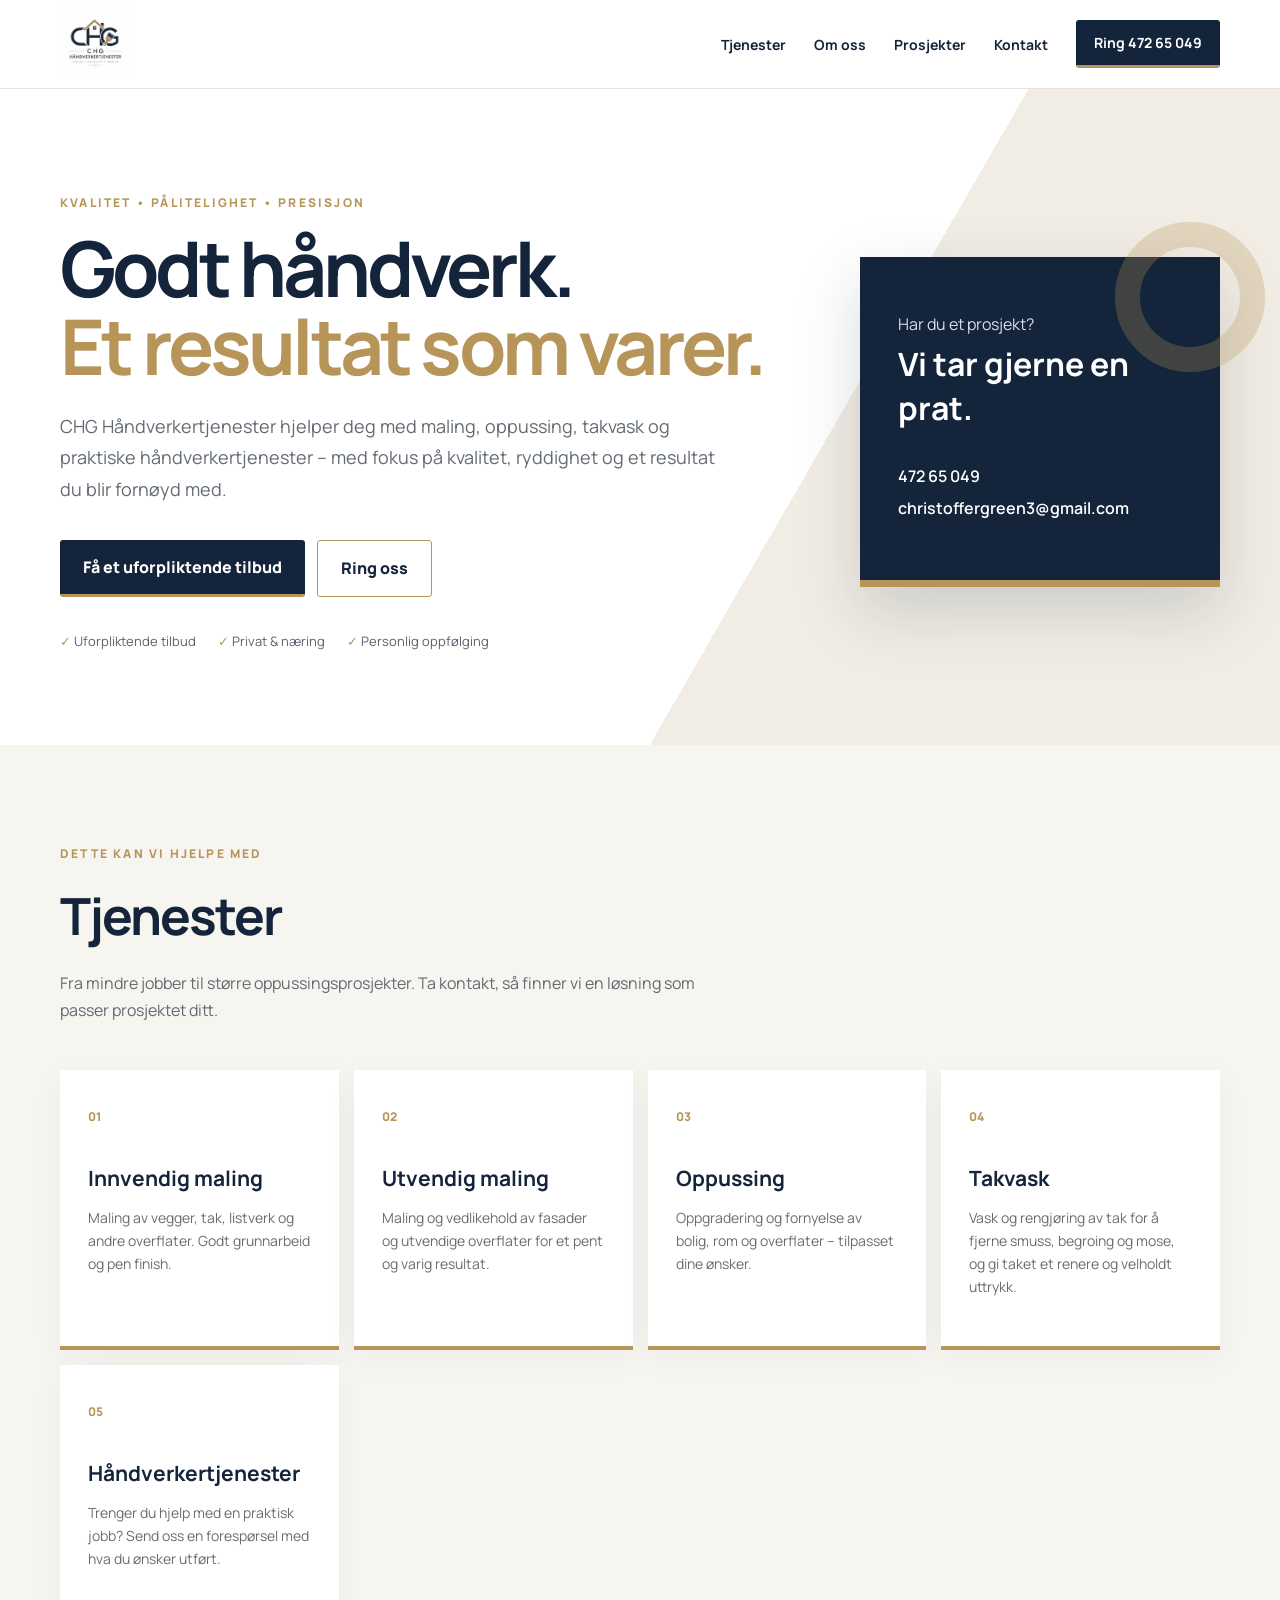
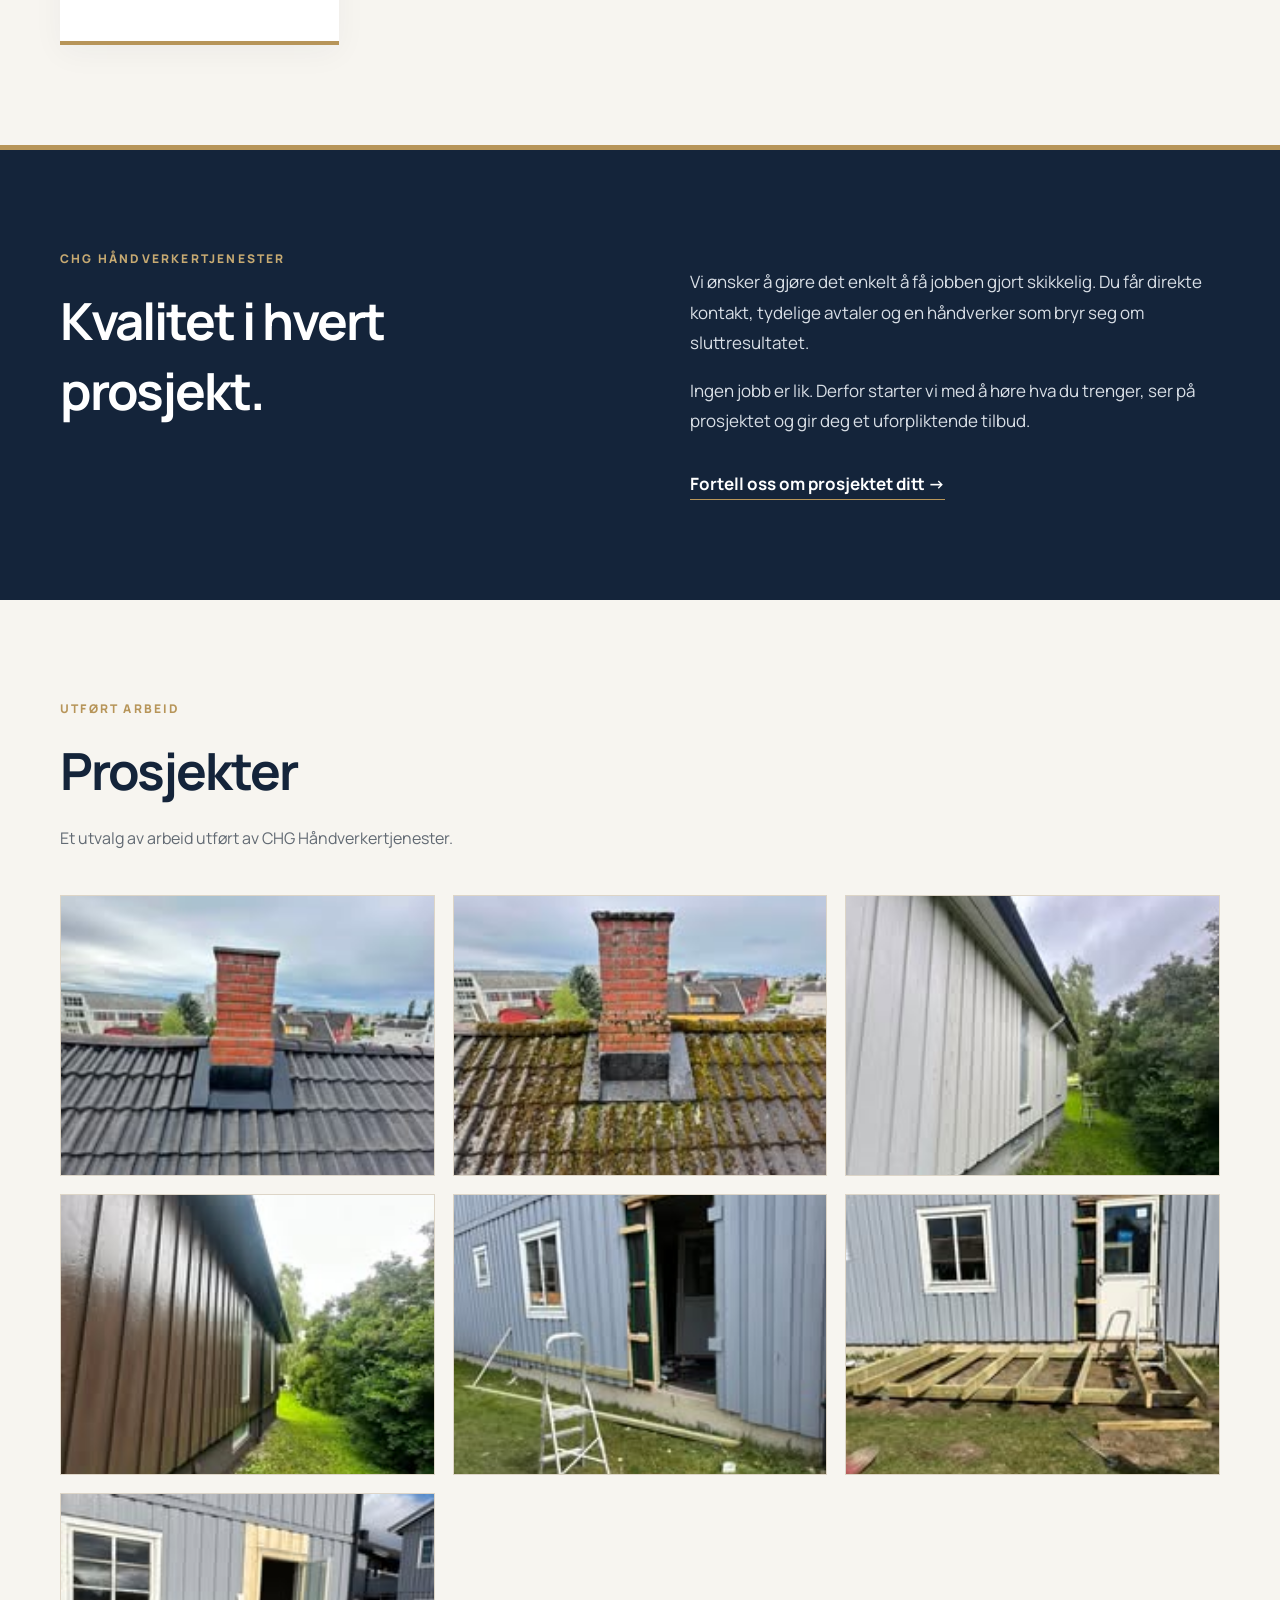
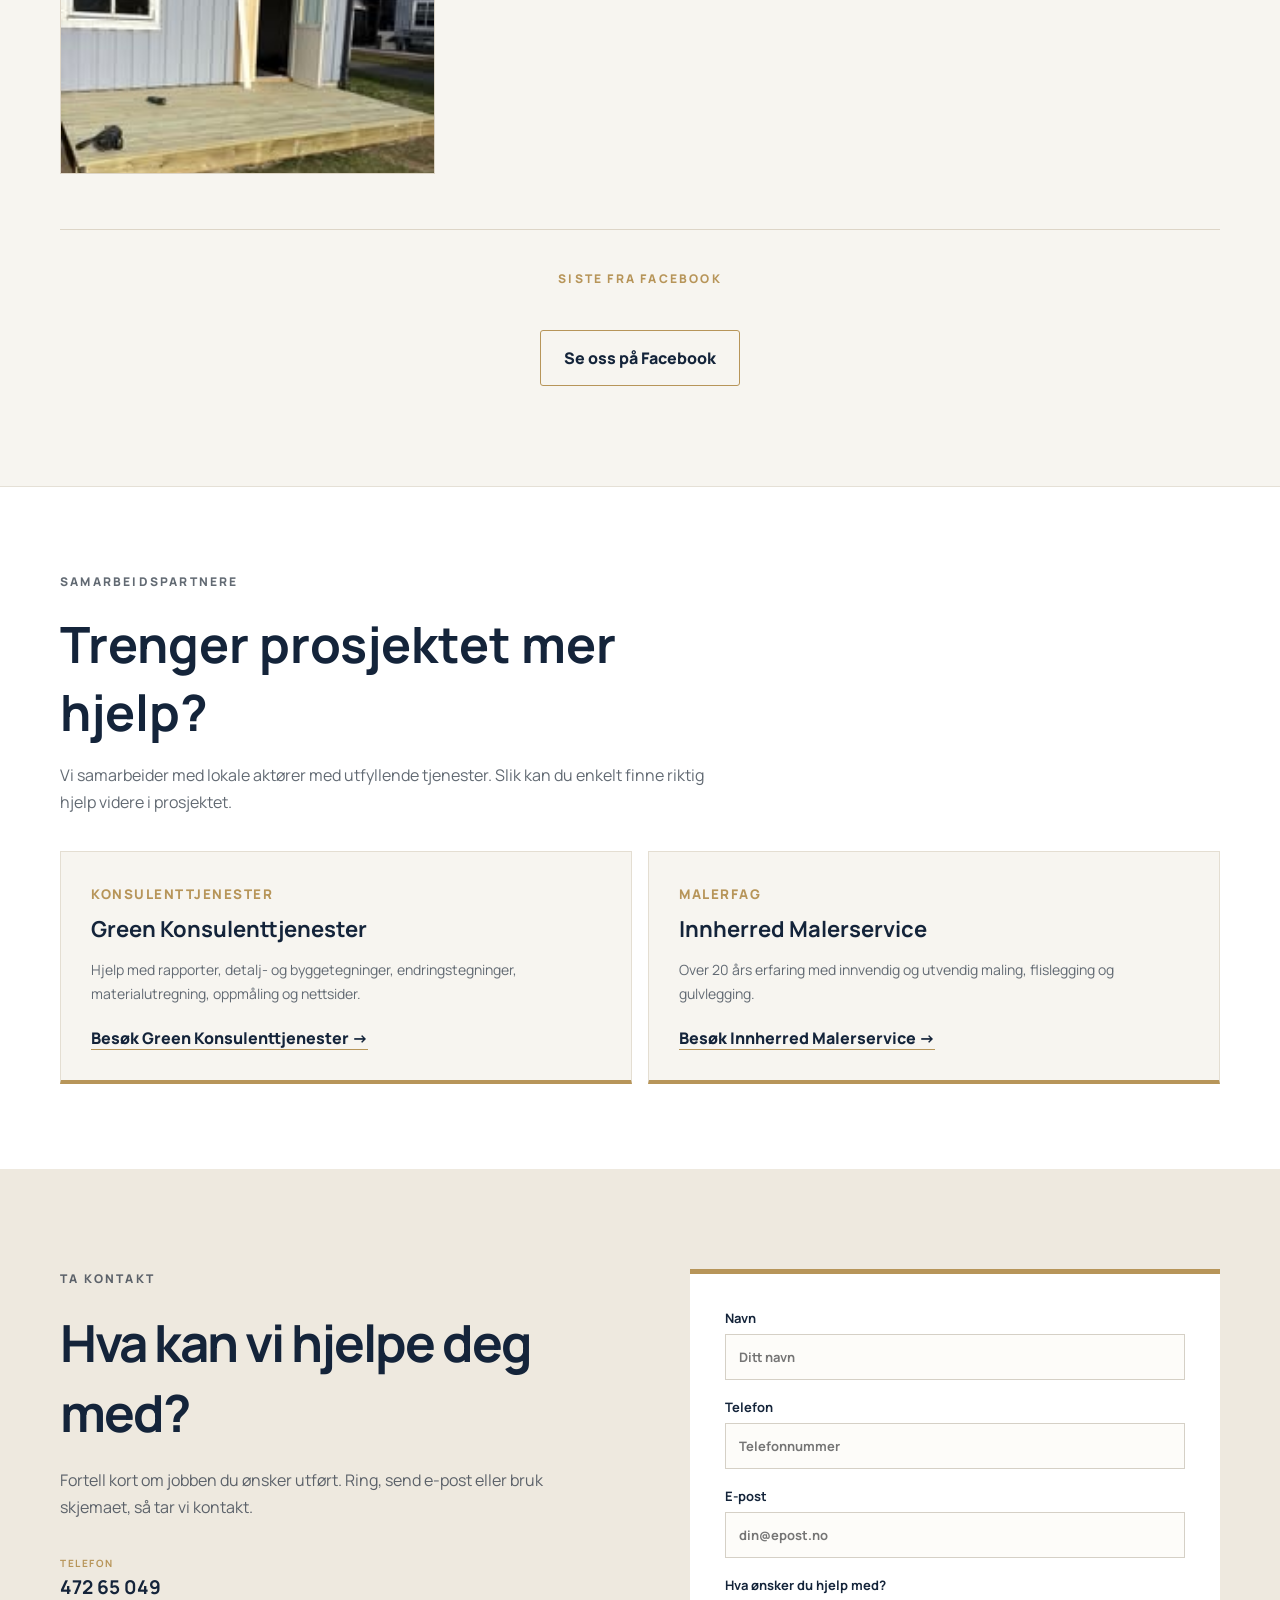
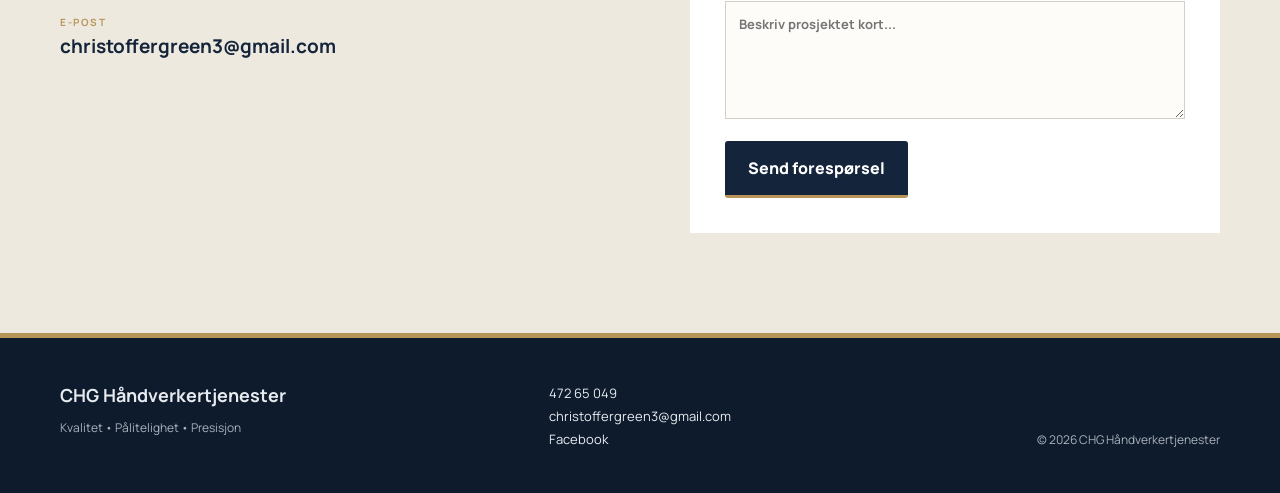
<file: index.html>
<!doctype html><html lang="no"><head><meta charset="utf-8"><meta name="viewport" content="width=device-width,initial-scale=1"><meta name="description" content="CHG Håndverkertjenester – maling, oppussing, takvask og håndverkertjenester. Ta kontakt for et uforpliktende tilbud."><title>CHG Håndverkertjenester | Maling, oppussing & takvask</title><link rel="preconnect" href="https://fonts.googleapis.com"><link rel="preconnect" href="https://fonts.gstatic.com" crossorigin><link href="https://fonts.googleapis.com/css2?family=Manrope:wght@400;500;600;700;800&display=swap" rel="stylesheet"><link rel="stylesheet" href="styles.css"></head><body><div id="fb-root"></div><script async defer crossorigin="anonymous" src="https://connect.facebook.net/nb_NO/sdk.js#xfbml=1&version=v23.0"></script><header class="header"><div class="container nav"><a class="brand" href="#hjem"><img src="bilder/CHG-LOGO.jpg" alt="CHG Håndverkertjenester"><span class="brand-fallback">CHG <small>HÅNDVERKERTJENESTER</small></span></a><button class="menu" aria-label="Åpne meny" aria-expanded="false">☰</button><nav class="links"><a href="#tjenester">Tjenester</a><a href="#om">Om oss</a><a href="#prosjekter">Prosjekter</a><a href="#kontakt">Kontakt</a><a class="nav-cta" href="tel:+4747265049">Ring 472 65 049</a></nav></div></header><main><section class="hero" id="hjem"><div class="container hero-grid"><div><p class="eyebrow">KVALITET • PÅLITELIGHET • PRESISJON</p><h1>Godt håndverk.<br><span>Et resultat som varer.</span></h1><p class="lead">CHG Håndverkertjenester hjelper deg med maling, oppussing, takvask og praktiske håndverkertjenester – med fokus på kvalitet, ryddighet og et resultat du blir fornøyd med.</p><div class="actions"><a class="btn primary" href="#kontakt">Få et uforpliktende tilbud</a><a class="btn secondary" href="tel:+4747265049">Ring oss</a></div><div class="trust"><span>✓ Uforpliktende tilbud</span><span>✓ Privat & næring</span><span>✓ Personlig oppfølging</span></div></div><div class="hero-card"><div class="paint-mark"></div><p>Har du et prosjekt?</p><h2>Vi tar gjerne en prat.</h2><a href="tel:+4747265049">472 65 049</a><a href="mailto:christoffergreen3@gmail.com">christoffergreen3@gmail.com</a></div></div></section><section class="section" id="tjenester"><div class="container"><p class="eyebrow">DETTE KAN VI HJELPE MED</p><h2 class="section-title">Tjenester</h2><p class="section-intro">Fra mindre jobber til større oppussingsprosjekter. Ta kontakt, så finner vi en løsning som passer prosjektet ditt.</p><div class="cards"><article class="card"><span>01</span><h3>Innvendig maling</h3><p>Maling av vegger, tak, listverk og andre overflater. Godt grunnarbeid og pen finish.</p></article><article class="card"><span>02</span><h3>Utvendig maling</h3><p>Maling og vedlikehold av fasader og utvendige overflater for et pent og varig resultat.</p></article><article class="card"><span>03</span><h3>Oppussing</h3><p>Oppgradering og fornyelse av bolig, rom og overflater – tilpasset dine ønsker.</p></article><article class="card"><span>04</span><h3>Takvask</h3><p>Vask og rengjøring av tak for å fjerne smuss, begroing og mose, og gi taket et renere og velholdt uttrykk.</p></article><article class="card"><span>05</span><h3>Håndverkertjenester</h3><p>Trenger du hjelp med en praktisk jobb? Send oss en forespørsel med hva du ønsker utført.</p></article></div></div></section><section class="dark section" id="om"><div class="container about"><div><p class="eyebrow">CHG HÅNDVERKERTJENESTER</p><h2 class="section-title">Kvalitet i hvert prosjekt.</h2></div><div><p>Vi ønsker å gjøre det enkelt å få jobben gjort skikkelig. Du får direkte kontakt, tydelige avtaler og en håndverker som bryr seg om sluttresultatet.</p><p>Ingen jobb er lik. Derfor starter vi med å høre hva du trenger, ser på prosjektet og gir deg et uforpliktende tilbud.</p><a class="text-link" href="#kontakt">Fortell oss om prosjektet ditt →</a></div></div></section><section class="section" id="prosjekter"><div class="container"><p class="eyebrow">UTFØRT ARBEID</p><h2 class="section-title">Prosjekter</h2><p class="section-intro">Et utvalg av arbeid utført av CHG Håndverkertjenester.</p><div class="gallery"><div class="gallery-card"><img src="bilder/Prosjekt%201.jpg" alt="Prosjekt utført av CHG Håndverkertjenester" loading="lazy"></div><div class="gallery-card"><img src="bilder/Prosjekt%201.1.jpg" alt="Prosjekt utført av CHG Håndverkertjenester" loading="lazy"></div><div class="gallery-card"><img src="bilder/Prosjekt%202.jpg" alt="Prosjekt utført av CHG Håndverkertjenester" loading="lazy"></div><div class="gallery-card"><img src="bilder/Prosjekt%202.2.jpg" alt="Prosjekt utført av CHG Håndverkertjenester" loading="lazy"></div><div class="gallery-card"><img src="bilder/Prosjekt%203.jpg" alt="Prosjekt utført av CHG Håndverkertjenester" loading="lazy"></div><div class="gallery-card"><img src="bilder/Prosjekt%203.3.jpg" alt="Prosjekt utført av CHG Håndverkertjenester" loading="lazy"></div><div class="gallery-card"><img src="bilder/Prosjekt%203.3.1.jpg" alt="Prosjekt utført av CHG Håndverkertjenester" loading="lazy"></div></div><div class="facebook-wrap"><p class="eyebrow">SISTE FRA FACEBOOK</p><div class="fb-page" data-href="https://www.facebook.com/profile.php?id=61566728683822" data-tabs="timeline" data-width="500" data-height="650" data-adapt-container-width="true" data-hide-cover="false" data-show-facepile="false"></div><div style="margin-top:25px"><a class="btn secondary" href="https://www.facebook.com/profile.php?id=61566728683822" target="_blank" rel="noopener">Se oss på Facebook</a></div></div></div></section><section class="contact section" id="kontakt"><div class="container contact-grid"><div><p class="eyebrow">TA KONTAKT</p><h2 class="section-title">Hva kan vi hjelpe deg med?</h2><p>Fortell kort om jobben du ønsker utført. Ring, send e-post eller bruk skjemaet, så tar vi kontakt.</p><div class="contact-details"><a href="tel:+4747265049"><small>TELEFON</small>472 65 049</a><a href="mailto:christoffergreen3@gmail.com"><small>E-POST</small>christoffergreen3@gmail.com</a></div></div><form class="form" action="https://formsubmit.co/christoffergreen3@gmail.com" method="POST"><input type="hidden" name="_subject" value="Ny forespørsel fra CHG-nettsiden"><input type="hidden" name="_template" value="table"><input type="hidden" name="_next" value="https://mathigre.github.io/CHG-H-NDVERKERTJENESTER/takk.html"><input type="text" name="_honey" style="display:none"><label>Navn<input name="Navn" required placeholder="Ditt navn"></label><label>Telefon<input name="Telefon" type="tel" required placeholder="Telefonnummer"></label><label>E-post<input name="email" type="email" required placeholder="din@epost.no"></label><label>Hva ønsker du hjelp med?<textarea name="Forespørsel" rows="5" required placeholder="Beskriv prosjektet kort..."></textarea></label><button class="btn primary" type="submit">Send forespørsel</button></form></div></section></main><footer><div class="container footer"><div><strong>CHG Håndverkertjenester</strong><p>Kvalitet • Pålitelighet • Presisjon</p></div><div><a href="tel:+4747265049">472 65 049</a><a href="mailto:christoffergreen3@gmail.com">christoffergreen3@gmail.com</a><a href="https://www.facebook.com/profile.php?id=61566728683822" target="_blank" rel="noopener">Facebook</a></div><p>© <span id="year"></span> CHG Håndverkertjenester</p></div></footer><script src="script.js"></script></body></html>
</file>
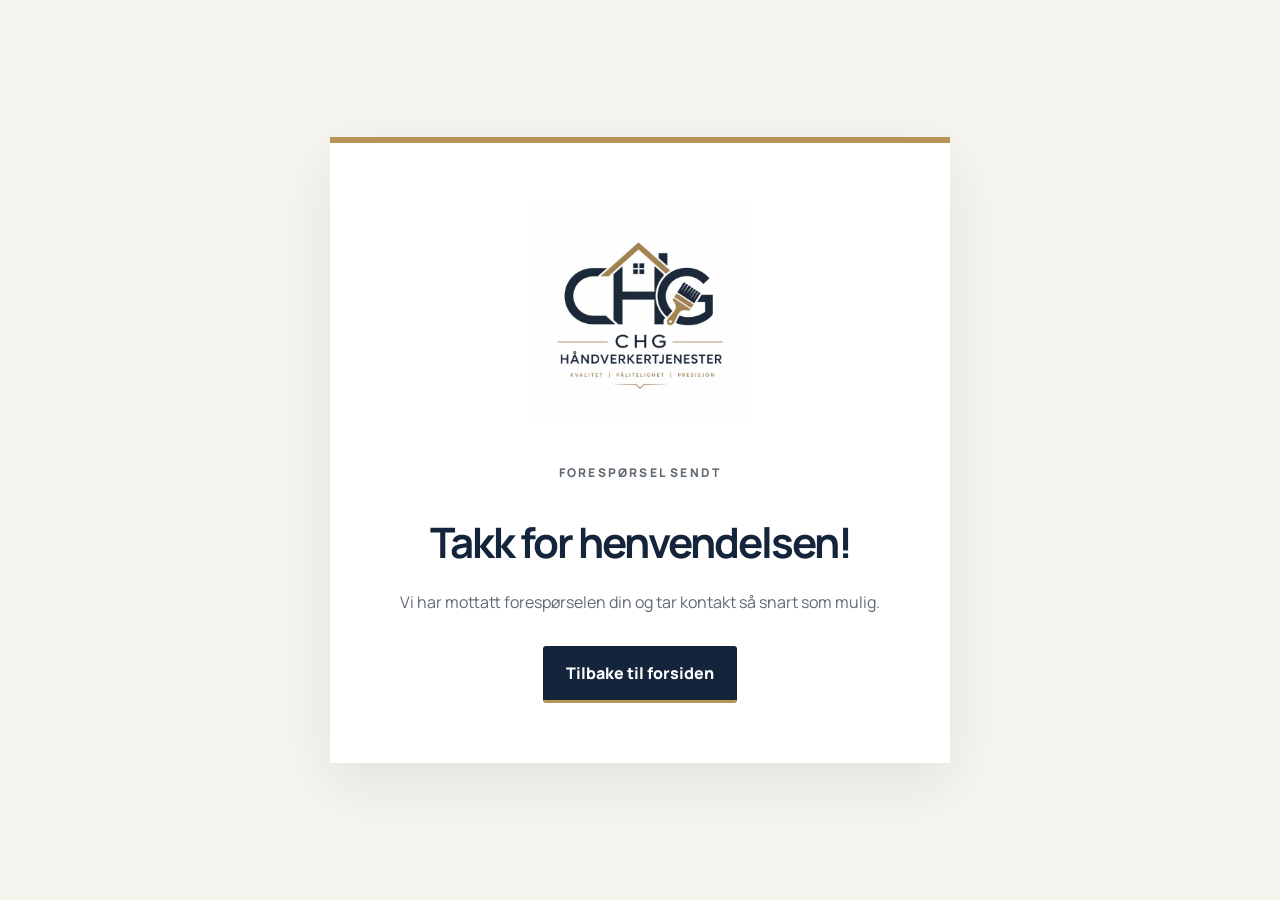
<file: takk.html>
<!doctype html><html lang="no"><head><meta charset="utf-8"><meta name="viewport" content="width=device-width,initial-scale=1"><title>Takk for forespørselen | CHG Håndverkertjenester</title><link rel="preconnect" href="https://fonts.googleapis.com"><link rel="preconnect" href="https://fonts.gstatic.com" crossorigin><link href="https://fonts.googleapis.com/css2?family=Manrope:wght@400;600;700;800&display=swap" rel="stylesheet"><link rel="stylesheet" href="styles.css"><style>.thanks{min-height:100vh;display:grid;place-items:center;padding:40px 20px;background:#f7f5f0}.thanks-card{width:min(620px,100%);background:#fff;padding:60px 45px;text-align:center;border-top:6px solid #b79559;box-shadow:0 20px 60px #14243a18}.thanks-logo{max-width:220px;margin-bottom:35px}.thanks h1{font-size:42px;letter-spacing:-2px;color:#14243a;margin:0 0 18px}.thanks p{color:#626a73;line-height:1.7;margin-bottom:30px}@media(max-width:540px){.thanks-card{padding:45px 25px}.thanks h1{font-size:34px}}</style></head><body><main class="thanks"><div class="thanks-card"><img class="thanks-logo" src="bilder/CHG-LOGO.jpg" alt="CHG Håndverkertjenester"><p class="eyebrow">FORESPØRSEL SENDT</p><h1>Takk for henvendelsen!</h1><p>Vi har mottatt forespørselen din og tar kontakt så snart som mulig.</p><a class="btn primary" href="index.html">Tilbake til forsiden</a></div></main></body></html>
</file>
<file: styles.css>
*{box-sizing:border-box}html{scroll-behavior:smooth}:root{--navy:#14243a;--navy2:#0e1b2d;--gold:#b79559;--gold2:#c7aa72;--cream:#f7f5f0;--white:#fff;--text:#14243a;--muted:#626a73}body{margin:0;font-family:Manrope,Arial,sans-serif;color:var(--text);background:var(--cream)}a{color:inherit;text-decoration:none}.container{width:min(1160px,calc(100% - 40px));margin:auto}.header{position:sticky;top:0;z-index:20;background:rgba(255,255,255,.96);backdrop-filter:blur(12px);border-bottom:1px solid #e8e3d9}.nav{height:88px;display:flex;align-items:center;justify-content:space-between}.brand img{max-height:70px;max-width:210px;object-fit:contain}.brand-fallback{display:none;font-size:30px;font-weight:800;color:var(--navy)}.brand-fallback small{display:block;font-size:9px;letter-spacing:2px}.links{display:flex;align-items:center;gap:28px;font-size:14px;font-weight:700}.links>a:not(.nav-cta):hover{color:var(--gold)}.nav-cta,.btn.primary{background:var(--navy);color:#fff}.nav-cta{padding:13px 18px;border-radius:3px;border-bottom:3px solid var(--gold)}.menu{display:none;border:0;background:none;font-size:27px;color:var(--navy)}.hero{padding:105px 0 95px;overflow:hidden;background:linear-gradient(120deg,#fff 62%,#f1ede4 62%)}.hero-grid{display:grid;grid-template-columns:1.4fr .7fr;gap:80px;align-items:center}.eyebrow{font-size:12px;letter-spacing:2.2px;font-weight:800;color:var(--gold);margin:0 0 18px}.hero h1{font-size:clamp(48px,6vw,80px);line-height:1.02;letter-spacing:-3.8px;margin:0 0 25px;color:var(--navy)}.hero h1 span{color:var(--gold)}.lead{font-size:18px;line-height:1.75;max-width:680px;color:var(--muted)}.actions{display:flex;gap:12px;margin:35px 0}.btn{display:inline-block;border:0;font:inherit;font-weight:800;padding:16px 23px;border-radius:3px;cursor:pointer}.btn.primary{border-bottom:3px solid var(--gold)}.btn.primary:hover,.nav-cta:hover{background:var(--navy2)}.btn.secondary{border:1px solid var(--gold);background:transparent;color:var(--navy)}.trust{display:flex;gap:22px;flex-wrap:wrap;font-size:13px;color:#59616b}.trust span::first-letter{color:var(--gold)}.hero-card{position:relative;background:var(--navy);color:#fff;padding:48px 38px;min-height:330px;display:flex;flex-direction:column;justify-content:center;box-shadow:0 25px 60px #14243a2b;border-bottom:7px solid var(--gold)}.hero-card p{margin:0;color:#d9dfe6}.hero-card h2{font-size:32px;margin:7px 0 30px}.hero-card a{margin:5px 0;font-weight:600}.paint-mark{position:absolute;right:-45px;top:-35px;width:150px;height:150px;border:25px solid var(--gold);border-radius:50%;opacity:.28}.section{padding:100px 0}.section-title{font-size:clamp(38px,4vw,55px);letter-spacing:-2px;margin:0 0 20px;color:var(--navy)}.section-intro{max-width:650px;color:var(--muted);line-height:1.7}.cards{display:grid;grid-template-columns:repeat(4,1fr);gap:15px;margin-top:45px}.card{background:#fff;padding:34px 28px;min-height:280px;border-bottom:4px solid var(--gold);transition:.2s;box-shadow:0 8px 30px #14243a0b}.card:hover{transform:translateY(-5px)}.card span{font-size:12px;color:var(--gold);font-weight:800}.card h3{font-size:21px;margin:38px 0 13px;color:var(--navy)}.card p{color:#686d73;line-height:1.65;font-size:14px}.dark{background:var(--navy);color:#fff;border-top:5px solid var(--gold)}.dark .eyebrow{color:var(--gold2)}.dark .section-title{color:#fff}.about{display:grid;grid-template-columns:1fr 1fr;gap:100px;align-items:start}.about>div:last-child{font-size:17px;line-height:1.8;color:#d9dfe6}.text-link{display:inline-block;margin-top:15px;color:#fff;font-weight:700;border-bottom:1px solid var(--gold)}.gallery{display:grid;grid-template-columns:repeat(3,1fr);gap:18px;margin-top:42px}.gallery-card{aspect-ratio:4/3;background:#ede8df;border:1px solid #ddd5c7;overflow:hidden;position:relative}.gallery-card img{width:100%;height:100%;object-fit:cover;display:block}.gallery-card .empty{height:100%;display:grid;place-items:center;text-align:center;padding:25px;color:#7c7468}.gallery-card .empty strong{display:block;color:var(--navy);font-size:18px;margin-bottom:7px}.facebook-wrap{margin-top:55px;padding-top:40px;border-top:1px solid #ddd5c7;text-align:center}.facebook-wrap .fb-page{max-width:100%;overflow:hidden}.contact{background:#eee9df}.contact-grid{display:grid;grid-template-columns:1fr 1fr;gap:100px}.contact-grid>div>p{line-height:1.7;color:#5c626a}.contact-details{display:grid;gap:15px;margin-top:35px}.contact-details a{font-size:19px;font-weight:700;color:var(--navy)}.contact-details small{display:block;font-size:10px;letter-spacing:1.5px;color:var(--gold);margin-bottom:4px}.form{background:#fff;padding:35px;display:grid;gap:18px;border-top:5px solid var(--gold)}.form label{font-size:13px;font-weight:700}.form input,.form textarea{width:100%;margin-top:7px;border:1px solid #d5d0c6;padding:13px;font:inherit;background:#fdfcf9}.form input:focus,.form textarea:focus{outline:2px solid #b7955930;border-color:var(--gold)}.form .btn{justify-self:start}footer{background:var(--navy2);color:#e7ebef;padding:45px 0;border-top:5px solid var(--gold)}.footer{display:grid;grid-template-columns:1fr 1fr auto;gap:30px;align-items:end}.footer strong{font-size:18px}.footer p{font-size:12px;color:#aab2bc}.footer>div:nth-child(2){display:flex;flex-direction:column;gap:5px;font-size:13px}.footer>p{margin:0}@media(max-width:850px){.container{width:min(100% - 28px,1160px)}.nav{height:74px}.brand img{max-height:58px}.menu{display:block}.links{display:none;position:absolute;left:0;right:0;top:74px;background:#fff;padding:25px 20px;flex-direction:column;align-items:stretch;border-bottom:1px solid #ddd}.links.open{display:flex}.hero{padding:70px 0;background:#fff}.hero-grid,.about,.contact-grid{grid-template-columns:1fr;gap:45px}.hero h1{letter-spacing:-2.5px}.hero-card{min-height:260px}.cards{grid-template-columns:1fr 1fr}.gallery{grid-template-columns:1fr 1fr}.section{padding:70px 0}.footer{grid-template-columns:1fr;align-items:start}}@media(max-width:540px){.cards,.gallery{grid-template-columns:1fr}.actions{flex-direction:column}.actions .btn{text-align:center}.trust{display:grid;gap:8px}.hero h1{font-size:45px}.form{padding:24px}.contact-grid{gap:35px}}
</file>
